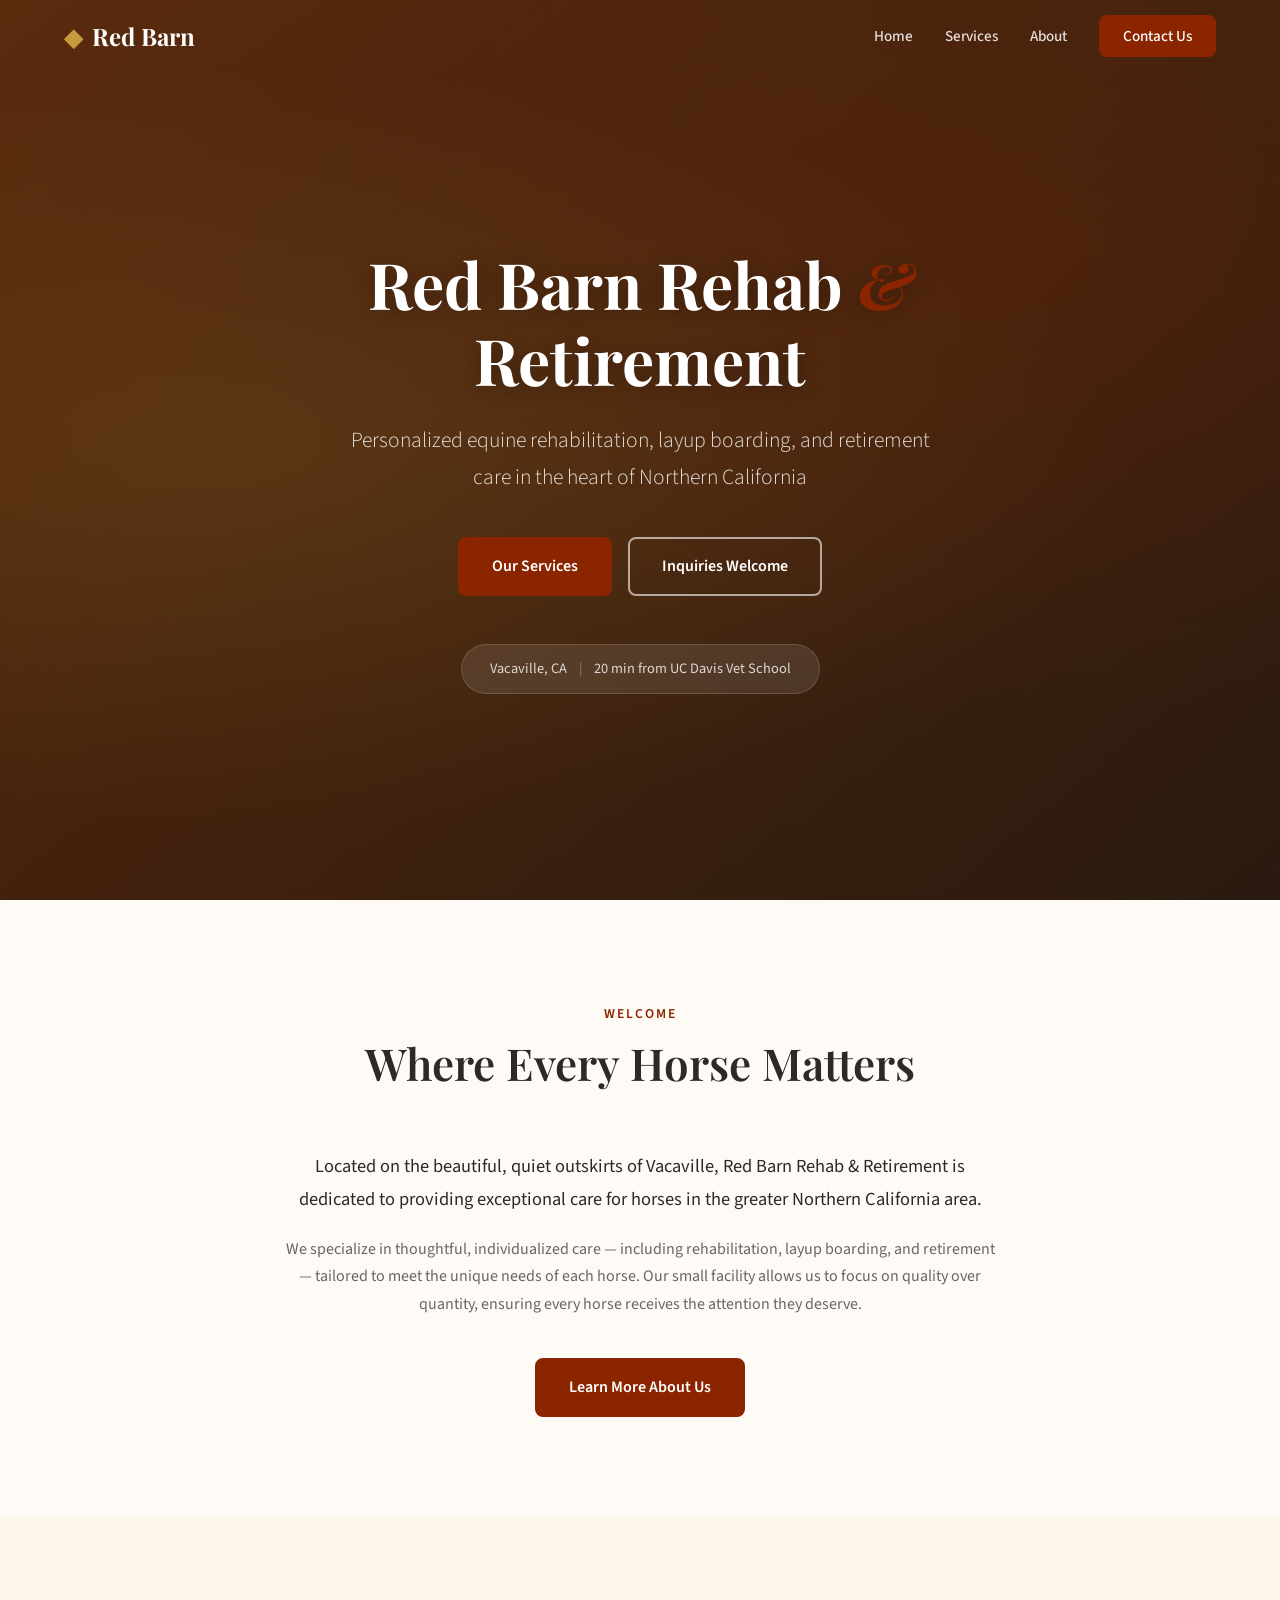
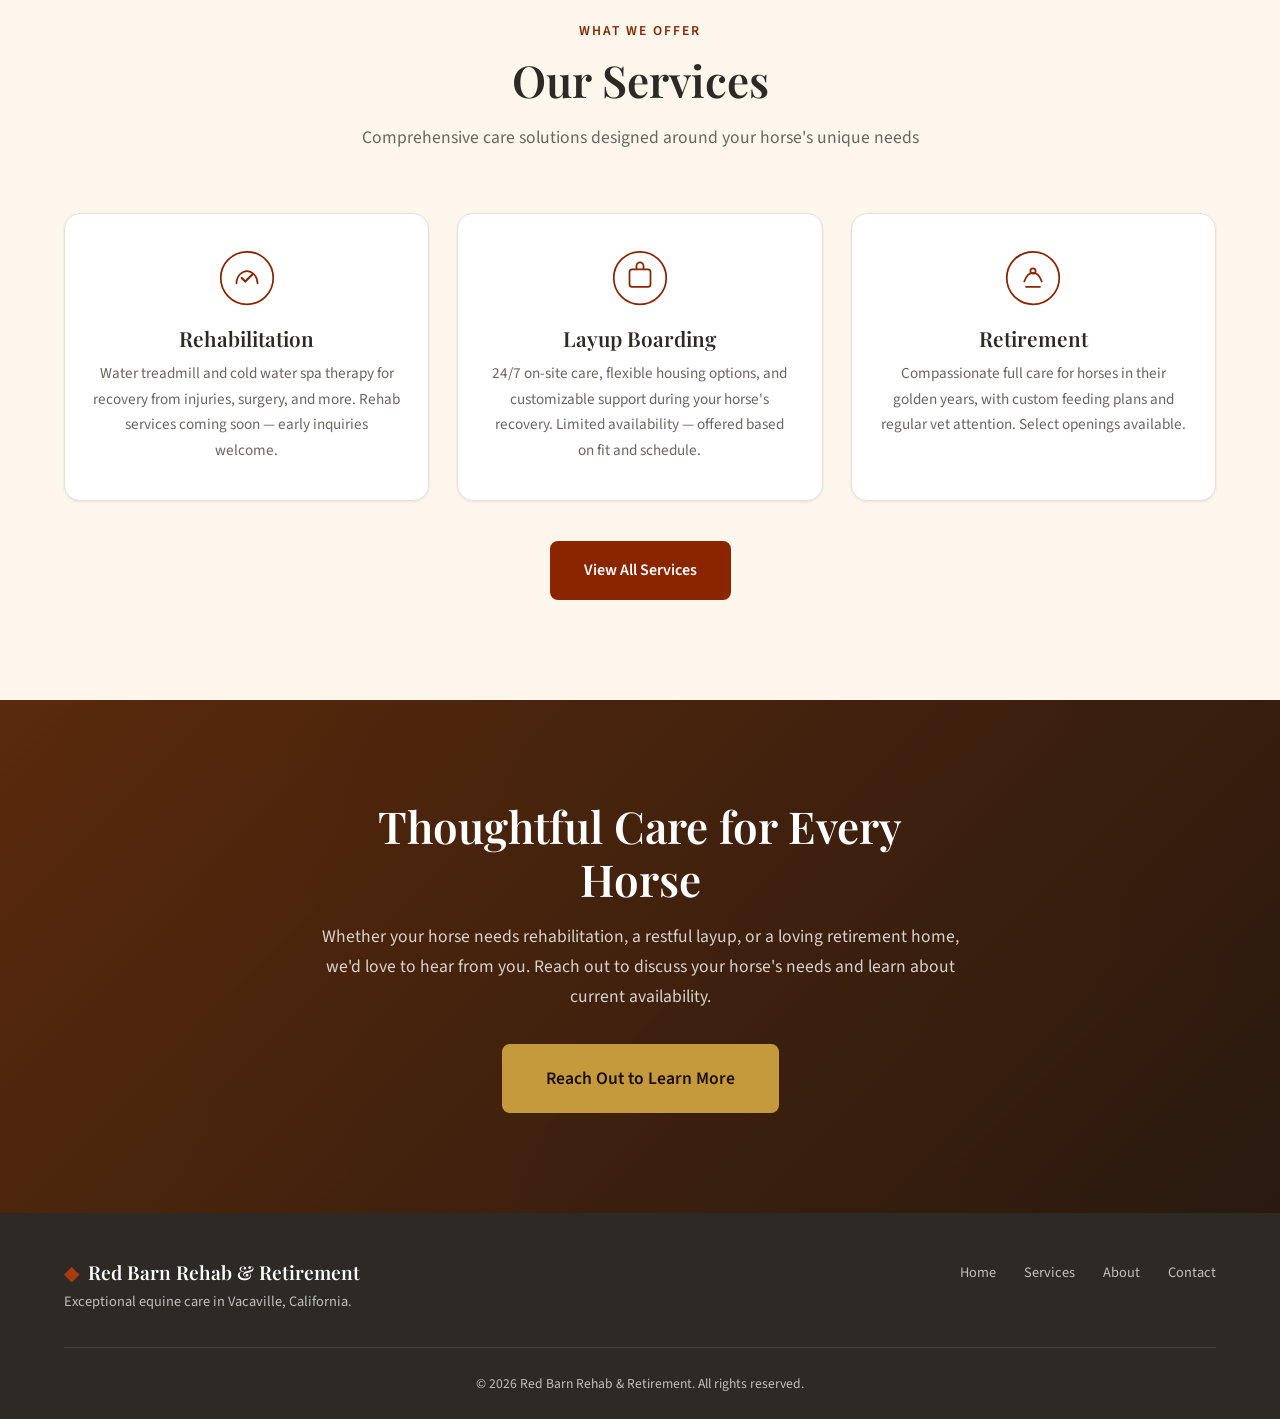
<file: index.html>
<!DOCTYPE html>
<html lang="en">
<head>
  <meta charset="UTF-8">
  <meta name="viewport" content="width=device-width, initial-scale=1.0">
  <title>Red Barn Rehab & Retirement | Equine Care in Vacaville, CA</title>
  <meta name="description" content="Personalized horse rehabilitation, layup boarding, and retirement services in Vacaville, California.">
  <link rel="preconnect" href="https://fonts.googleapis.com">
  <link rel="preconnect" href="https://fonts.gstatic.com" crossorigin>
  <link href="https://fonts.googleapis.com/css2?family=Playfair+Display:wght@400;600;700&family=Source+Sans+3:wght@300;400;500;600&display=swap" rel="stylesheet">
  <link rel="stylesheet" href="styles.css">
</head>
<body>
  <!-- Navigation -->
  <nav class="navbar" id="navbar">
    <div class="container nav-container">
      <a href="index.html" class="nav-brand">
        <span class="brand-icon">&#9670;</span> Red Barn
      </a>
      <button class="nav-toggle" id="navToggle" aria-label="Toggle navigation">
        <span></span><span></span><span></span>
      </button>
      <ul class="nav-links" id="navLinks">
        <li><a href="index.html" class="active">Home</a></li>
        <li><a href="services.html">Services</a></li>
        <li><a href="about.html">About</a></li>
        <li><a href="contact.html" class="nav-cta">Contact Us</a></li>
      </ul>
    </div>
  </nav>

  <!-- Hero Section -->
  <header class="hero" id="hero">
    <div class="hero-overlay"></div>
    <div class="container hero-content">
      <h1>Red Barn Rehab <span class="accent">&</span> Retirement</h1>
      <p class="hero-subtitle">Personalized equine rehabilitation, layup boarding, and retirement care in the heart of Northern California</p>
      <div class="hero-actions">
        <a href="services.html" class="btn btn-primary">Our Services</a>
        <a href="contact.html" class="btn btn-outline">Inquiries Welcome</a>
      </div>
      <div class="hero-badge">
        <span>Vacaville, CA</span>
        <span class="separator">|</span>
        <span>20 min from UC Davis Vet School</span>
      </div>
    </div>
  </header>

  <!-- Intro Section -->
  <section class="section about" id="intro">
    <div class="container">
      <div class="section-header">
        <span class="section-tag">Welcome</span>
        <h2>Where Every Horse Matters</h2>
      </div>
      <div class="intro-content">
        <p class="lead">Located on the beautiful, quiet outskirts of Vacaville, Red Barn Rehab & Retirement is dedicated to providing exceptional care for horses in the greater Northern California area.</p>
        <p>We specialize in thoughtful, individualized care &mdash; including rehabilitation, layup boarding, and retirement &mdash; tailored to meet the unique needs of each horse. Our small facility allows us to focus on quality over quantity, ensuring every horse receives the attention they deserve.</p>
        <a href="about.html" class="btn btn-primary" style="margin-top: 24px;">Learn More About Us</a>
      </div>
    </div>
  </section>

  <!-- Services Overview -->
  <section class="section services">
    <div class="container">
      <div class="section-header">
        <span class="section-tag">What We Offer</span>
        <h2>Our Services</h2>
        <p class="section-desc">Comprehensive care solutions designed around your horse's unique needs</p>
      </div>
      <div class="services-overview-grid">
        <div class="service-overview-card">
          <div class="service-icon">
            <svg viewBox="0 0 64 64" fill="none" xmlns="http://www.w3.org/2000/svg">
              <circle cx="32" cy="32" r="30" stroke="currentColor" stroke-width="2"/>
              <path d="M20 38c0-8 6-14 12-14s12 6 12 14" stroke="currentColor" stroke-width="2" stroke-linecap="round"/>
              <path d="M26 32l4 4 8-8" stroke="currentColor" stroke-width="2.5" stroke-linecap="round" stroke-linejoin="round"/>
            </svg>
          </div>
          <h3>Rehabilitation</h3>
          <p>Water treadmill and cold water spa therapy for recovery from injuries, surgery, and more. Rehab services coming soon &mdash; early inquiries welcome.</p>
        </div>
        <div class="service-overview-card">
          <div class="service-icon">
            <svg viewBox="0 0 64 64" fill="none" xmlns="http://www.w3.org/2000/svg">
              <circle cx="32" cy="32" r="30" stroke="currentColor" stroke-width="2"/>
              <rect x="20" y="22" width="24" height="20" rx="3" stroke="currentColor" stroke-width="2"/>
              <path d="M28 22v-4a4 4 0 018 0v4" stroke="currentColor" stroke-width="2"/>
            </svg>
          </div>
          <h3>Layup Boarding</h3>
          <p>24/7 on-site care, flexible housing options, and customizable support during your horse's recovery. Limited availability &mdash; offered based on fit and schedule.</p>
        </div>
        <div class="service-overview-card">
          <div class="service-icon">
            <svg viewBox="0 0 64 64" fill="none" xmlns="http://www.w3.org/2000/svg">
              <circle cx="32" cy="32" r="30" stroke="currentColor" stroke-width="2"/>
              <path d="M22 36c2-6 6-10 10-10s8 4 10 10" stroke="currentColor" stroke-width="2" stroke-linecap="round"/>
              <circle cx="32" cy="24" r="3" stroke="currentColor" stroke-width="2"/>
              <path d="M24 42h16" stroke="currentColor" stroke-width="2" stroke-linecap="round"/>
            </svg>
          </div>
          <h3>Retirement</h3>
          <p>Compassionate full care for horses in their golden years, with custom feeding plans and regular vet attention. Select openings available.</p>
        </div>
      </div>
      <div style="text-align: center; margin-top: 40px;">
        <a href="services.html" class="btn btn-primary">View All Services</a>
      </div>
    </div>
  </section>

  <!-- CTA Section -->
  <section class="section cta-section">
    <div class="container">
      <div class="cta-content">
        <h2>Thoughtful Care for Every Horse</h2>
        <p>Whether your horse needs rehabilitation, a restful layup, or a loving retirement home, we'd love to hear from you. Reach out to discuss your horse's needs and learn about current availability.</p>
        <a href="contact.html" class="btn btn-primary btn-lg">Reach Out to Learn More</a>
      </div>
    </div>
  </section>

  <!-- Footer -->
  <footer class="footer">
    <div class="container">
      <div class="footer-content">
        <div class="footer-brand">
          <h3><span class="brand-icon">&#9670;</span> Red Barn Rehab & Retirement</h3>
          <p>Exceptional equine care in Vacaville, California.</p>
        </div>
        <div class="footer-links">
          <a href="index.html">Home</a>
          <a href="services.html">Services</a>
          <a href="about.html">About</a>
          <a href="contact.html">Contact</a>
        </div>
      </div>
      <div class="footer-bottom">
        <p>&copy; 2026 Red Barn Rehab & Retirement. All rights reserved.</p>
      </div>
    </div>
  </footer>

  <script src="script.js"></script>
</body>
</html>
</file>
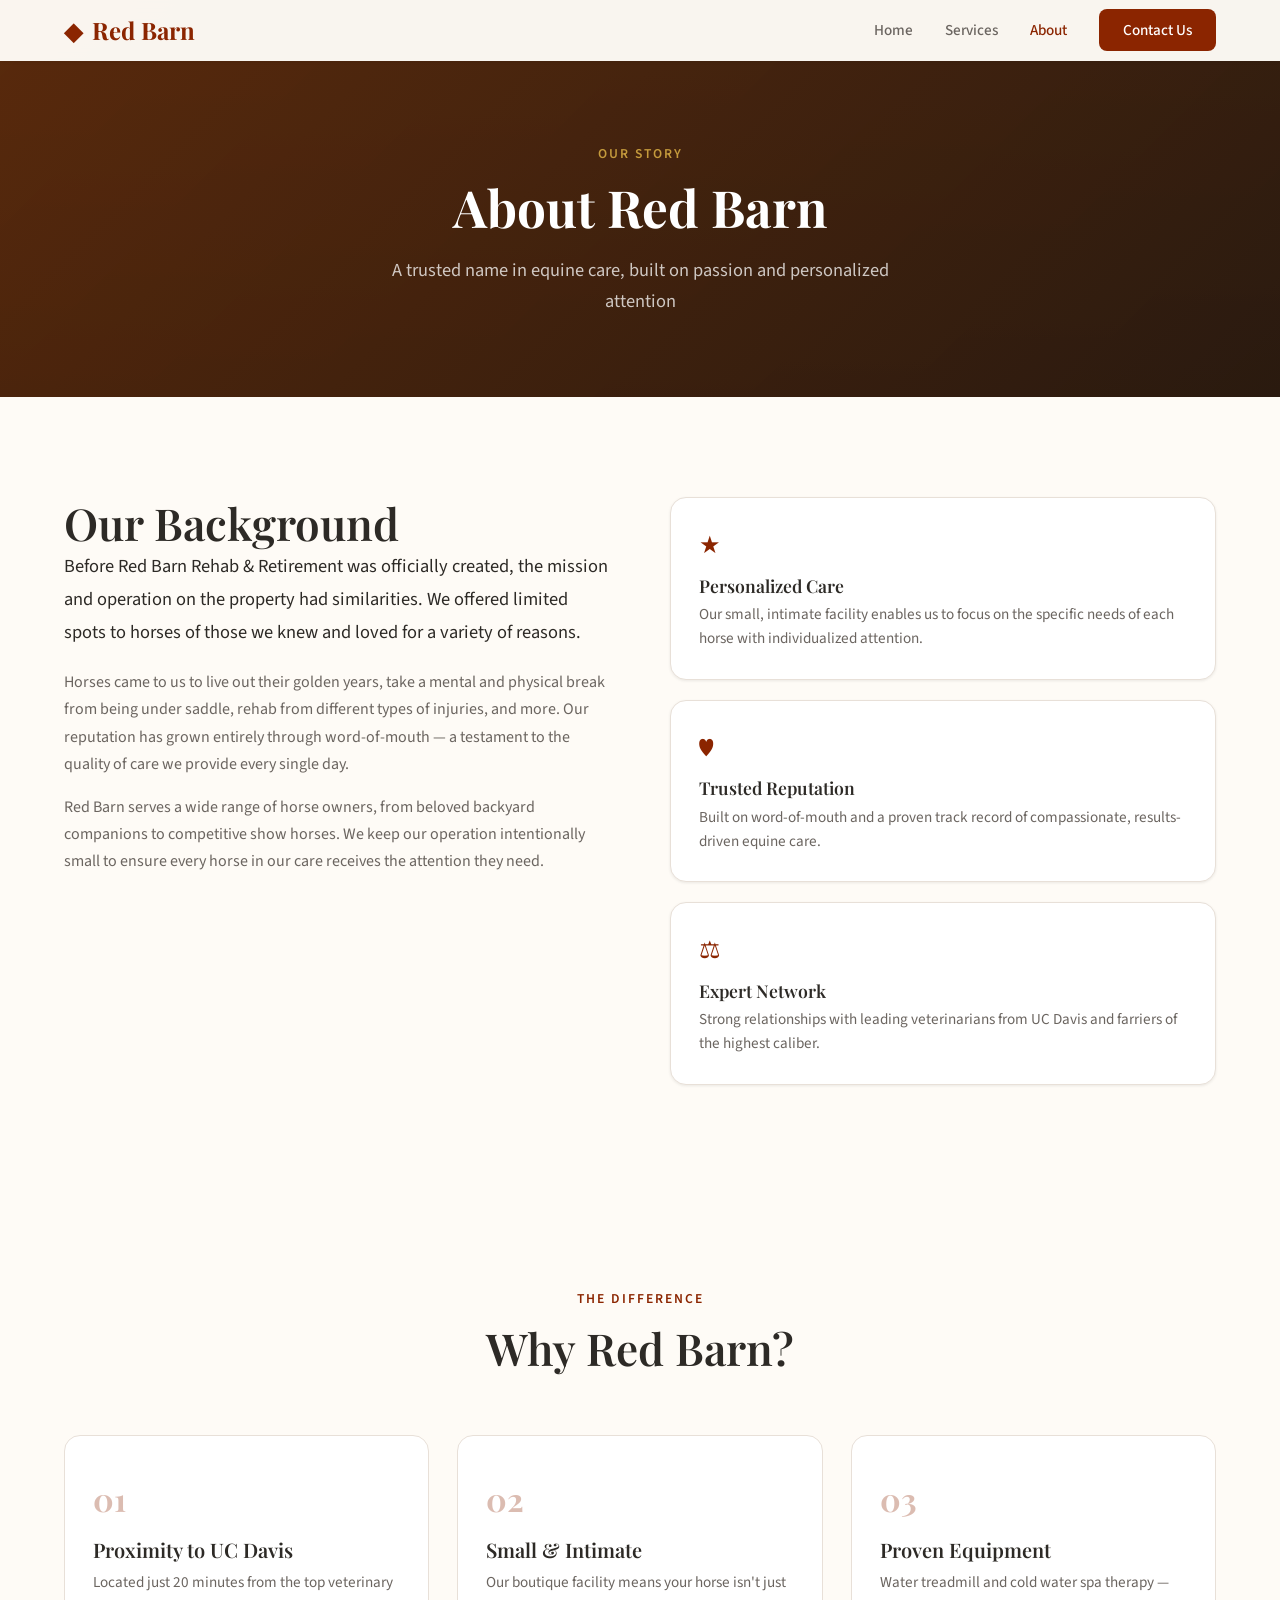
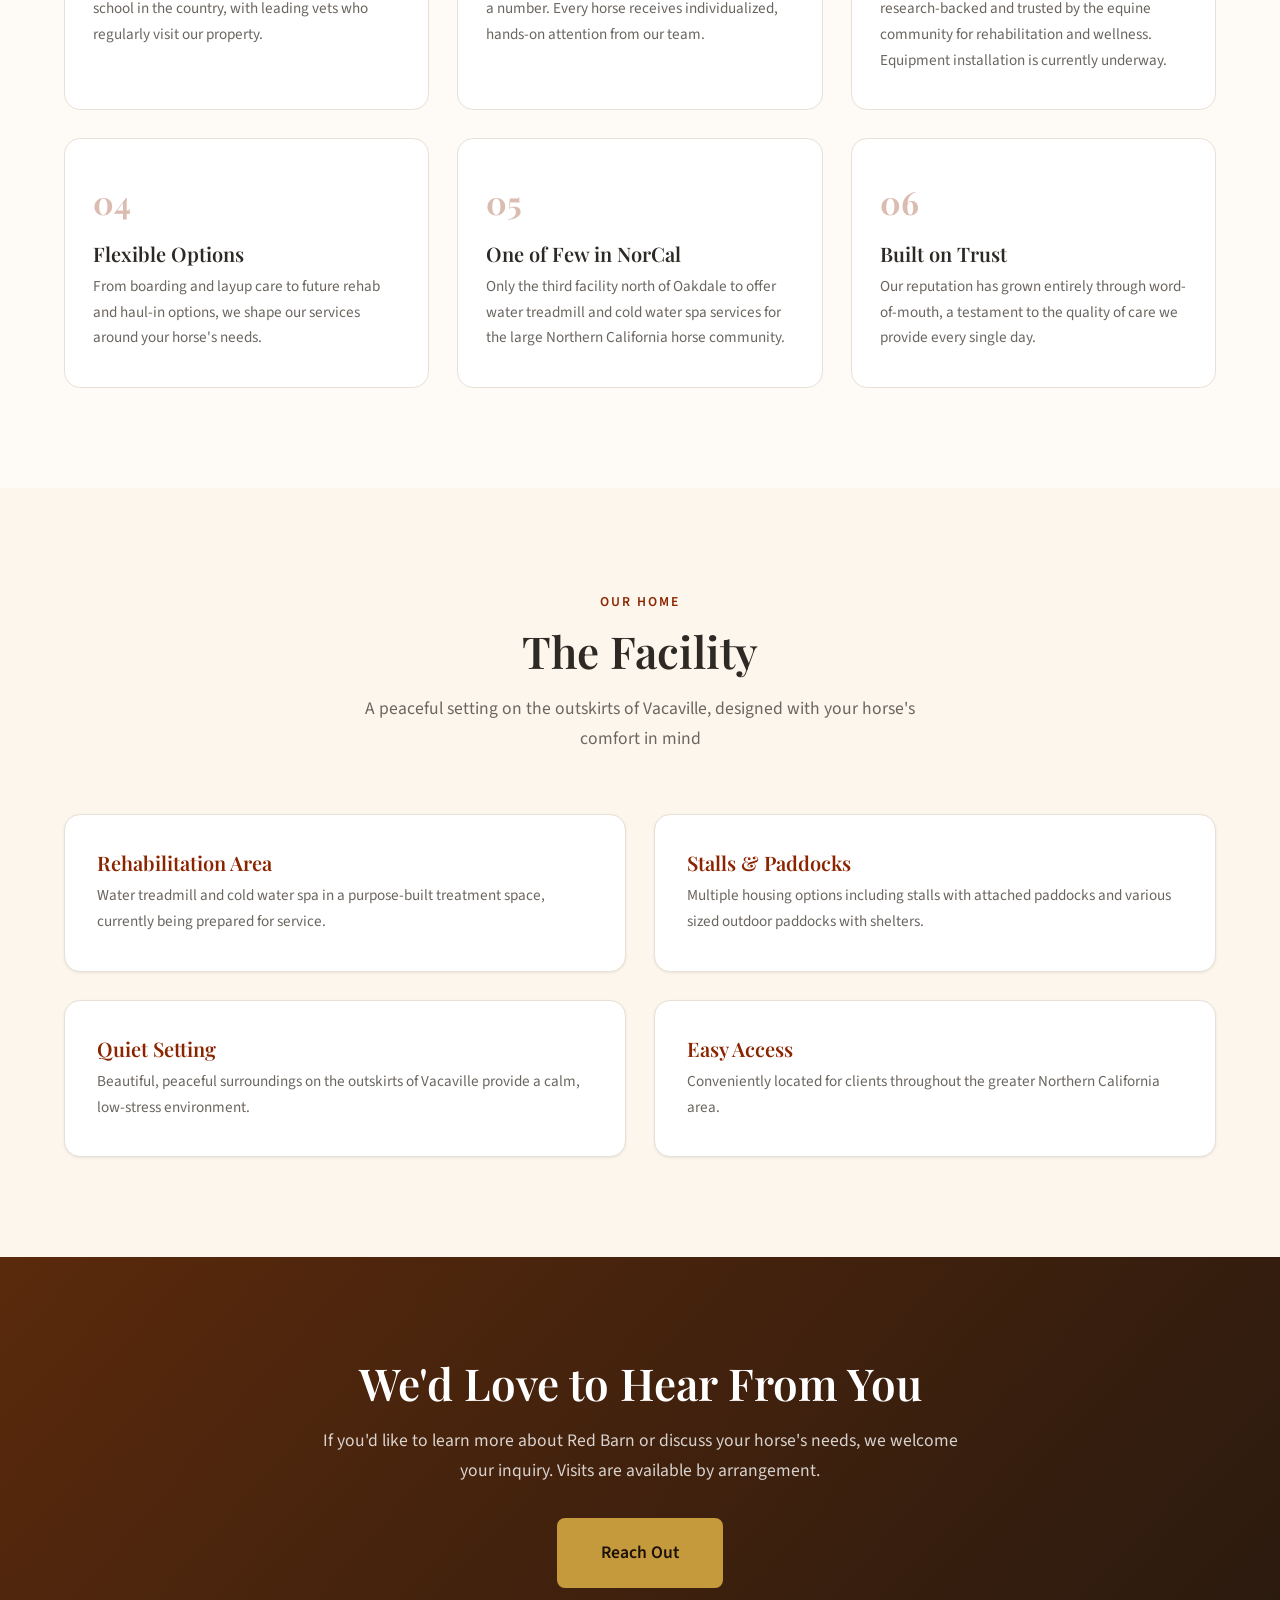
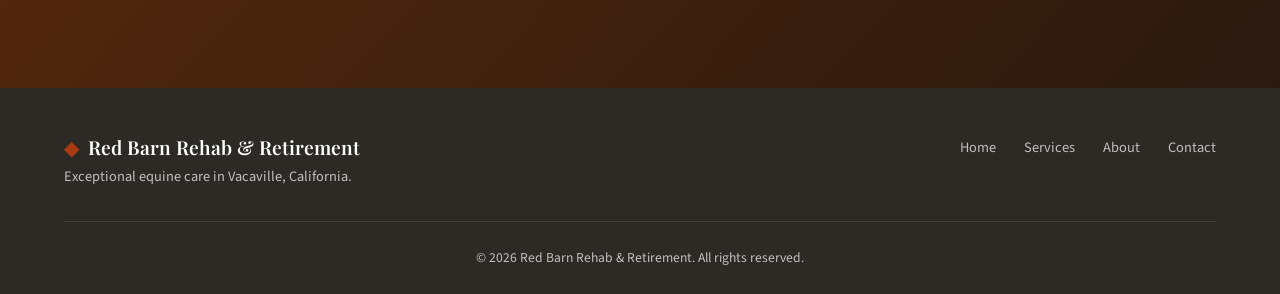
<file: about.html>
<!DOCTYPE html>
<html lang="en">
<head>
  <meta charset="UTF-8">
  <meta name="viewport" content="width=device-width, initial-scale=1.0">
  <title>About | Red Barn Rehab & Retirement</title>
  <meta name="description" content="Learn about Red Barn Rehab & Retirement, our story, our facility, and why we're a trusted choice for equine care in Northern California.">
  <link rel="preconnect" href="https://fonts.googleapis.com">
  <link rel="preconnect" href="https://fonts.gstatic.com" crossorigin>
  <link href="https://fonts.googleapis.com/css2?family=Playfair+Display:wght@400;600;700&family=Source+Sans+3:wght@300;400;500;600&display=swap" rel="stylesheet">
  <link rel="stylesheet" href="styles.css">
</head>
<body class="inner-page">
  <!-- Navigation -->
  <nav class="navbar scrolled" id="navbar">
    <div class="container nav-container">
      <a href="index.html" class="nav-brand">
        <span class="brand-icon">&#9670;</span> Red Barn
      </a>
      <button class="nav-toggle" id="navToggle" aria-label="Toggle navigation">
        <span></span><span></span><span></span>
      </button>
      <ul class="nav-links" id="navLinks">
        <li><a href="index.html">Home</a></li>
        <li><a href="services.html">Services</a></li>
        <li><a href="about.html" class="active">About</a></li>
        <li><a href="contact.html" class="nav-cta">Contact Us</a></li>
      </ul>
    </div>
  </nav>

  <!-- Page Header -->
  <header class="page-header">
    <div class="container">
      <span class="section-tag">Our Story</span>
      <h1>About Red Barn</h1>
      <p>A trusted name in equine care, built on passion and personalized attention</p>
    </div>
  </header>

  <!-- About Section -->
  <section class="section about">
    <div class="container">
      <div class="about-grid">
        <div class="about-text">
          <h2>Our Background</h2>
          <p class="lead">Before Red Barn Rehab & Retirement was officially created, the mission and operation on the property had similarities. We offered limited spots to horses of those we knew and loved for a variety of reasons.</p>
          <p>Horses came to us to live out their golden years, take a mental and physical break from being under saddle, rehab from different types of injuries, and more. Our reputation has grown entirely through word-of-mouth &mdash; a testament to the quality of care we provide every single day.</p>
          <p>Red Barn serves a wide range of horse owners, from beloved backyard companions to competitive show horses. We keep our operation intentionally small to ensure every horse in our care receives the attention they need.</p>
        </div>
        <div class="about-highlights">
          <div class="highlight-card">
            <div class="highlight-icon">&#9733;</div>
            <h3>Personalized Care</h3>
            <p>Our small, intimate facility enables us to focus on the specific needs of each horse with individualized attention.</p>
          </div>
          <div class="highlight-card">
            <div class="highlight-icon">&#9829;</div>
            <h3>Trusted Reputation</h3>
            <p>Built on word-of-mouth and a proven track record of compassionate, results-driven equine care.</p>
          </div>
          <div class="highlight-card">
            <div class="highlight-icon">&#9878;</div>
            <h3>Expert Network</h3>
            <p>Strong relationships with leading veterinarians from UC Davis and farriers of the highest caliber.</p>
          </div>
        </div>
      </div>
    </div>
  </section>

  <!-- Why Us Section -->
  <section class="section why-us">
    <div class="container">
      <div class="section-header">
        <span class="section-tag">The Difference</span>
        <h2>Why Red Barn?</h2>
      </div>
      <div class="why-grid">
        <div class="why-card">
          <div class="why-number">01</div>
          <h3>Proximity to UC Davis</h3>
          <p>Located just 20 minutes from the top veterinary school in the country, with leading vets who regularly visit our property.</p>
        </div>
        <div class="why-card">
          <div class="why-number">02</div>
          <h3>Small & Intimate</h3>
          <p>Our boutique facility means your horse isn't just a number. Every horse receives individualized, hands-on attention from our team.</p>
        </div>
        <div class="why-card">
          <div class="why-number">03</div>
          <h3>Proven Equipment</h3>
          <p>Water treadmill and cold water spa therapy &mdash; research-backed and trusted by the equine community for rehabilitation and wellness. Equipment installation is currently underway.</p>
        </div>
        <div class="why-card">
          <div class="why-number">04</div>
          <h3>Flexible Options</h3>
          <p>From boarding and layup care to future rehab and haul-in options, we shape our services around your horse's needs.</p>
        </div>
        <div class="why-card">
          <div class="why-number">05</div>
          <h3>One of Few in NorCal</h3>
          <p>Only the third facility north of Oakdale to offer water treadmill and cold water spa services for the large Northern California horse community.</p>
        </div>
        <div class="why-card">
          <div class="why-number">06</div>
          <h3>Built on Trust</h3>
          <p>Our reputation has grown entirely through word-of-mouth, a testament to the quality of care we provide every single day.</p>
        </div>
      </div>
    </div>
  </section>

  <!-- Facility Section -->
  <section class="section facility">
    <div class="container">
      <div class="section-header">
        <span class="section-tag">Our Home</span>
        <h2>The Facility</h2>
        <p class="section-desc">A peaceful setting on the outskirts of Vacaville, designed with your horse's comfort in mind</p>
      </div>
      <div class="facility-features">
        <div class="facility-item">
          <h3>Rehabilitation Area</h3>
          <p>Water treadmill and cold water spa in a purpose-built treatment space, currently being prepared for service.</p>
        </div>
        <div class="facility-item">
          <h3>Stalls & Paddocks</h3>
          <p>Multiple housing options including stalls with attached paddocks and various sized outdoor paddocks with shelters.</p>
        </div>
        <div class="facility-item">
          <h3>Quiet Setting</h3>
          <p>Beautiful, peaceful surroundings on the outskirts of Vacaville provide a calm, low-stress environment.</p>
        </div>
        <div class="facility-item">
          <h3>Easy Access</h3>
          <p>Conveniently located for clients throughout the greater Northern California area.</p>
        </div>
      </div>
    </div>
  </section>

  <!-- CTA Section -->
  <section class="section cta-section">
    <div class="container">
      <div class="cta-content">
        <h2>We'd Love to Hear From You</h2>
        <p>If you'd like to learn more about Red Barn or discuss your horse's needs, we welcome your inquiry. Visits are available by arrangement.</p>
        <a href="contact.html" class="btn btn-primary btn-lg">Reach Out</a>
      </div>
    </div>
  </section>

  <!-- Footer -->
  <footer class="footer">
    <div class="container">
      <div class="footer-content">
        <div class="footer-brand">
          <h3><span class="brand-icon">&#9670;</span> Red Barn Rehab & Retirement</h3>
          <p>Exceptional equine care in Vacaville, California.</p>
        </div>
        <div class="footer-links">
          <a href="index.html">Home</a>
          <a href="services.html">Services</a>
          <a href="about.html">About</a>
          <a href="contact.html">Contact</a>
        </div>
      </div>
      <div class="footer-bottom">
        <p>&copy; 2026 Red Barn Rehab & Retirement. All rights reserved.</p>
      </div>
    </div>
  </footer>

  <script src="script.js"></script>
</body>
</html>
</file>
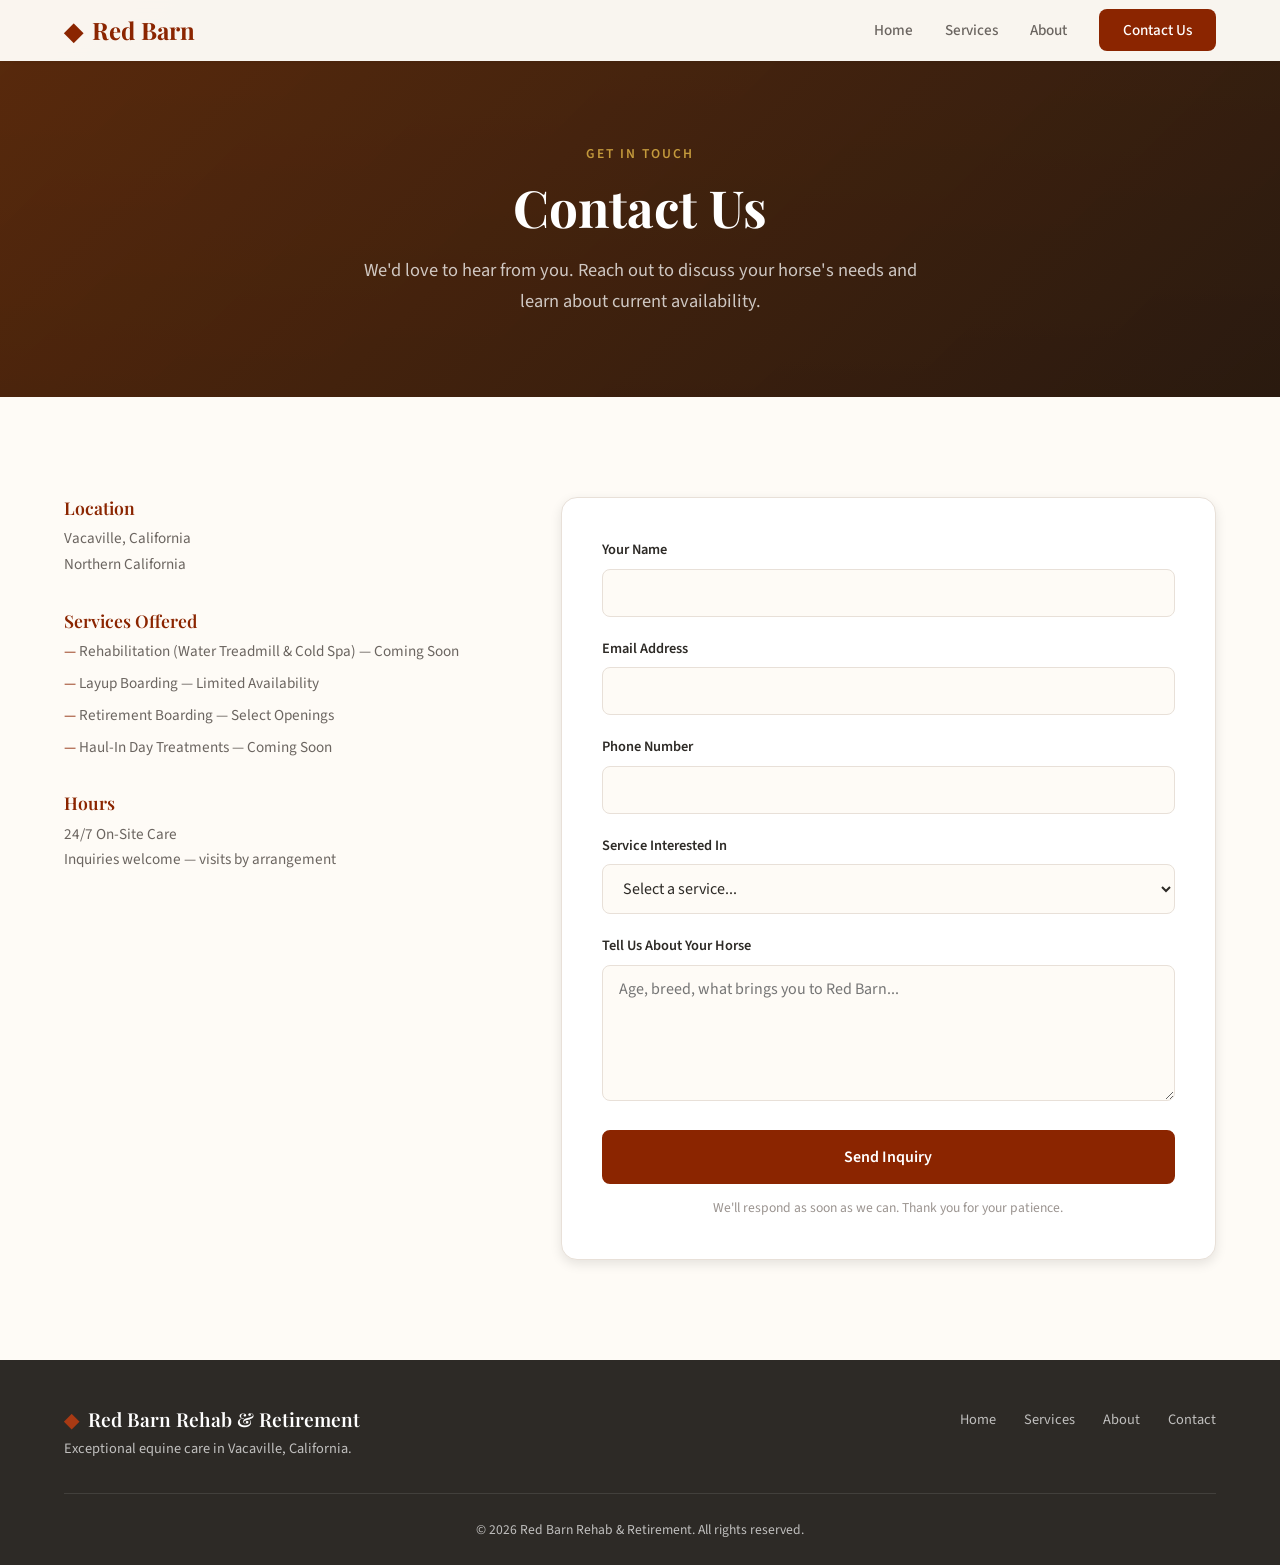
<file: contact.html>
<!DOCTYPE html>
<html lang="en">
<head>
  <meta charset="UTF-8">
  <meta name="viewport" content="width=device-width, initial-scale=1.0">
  <title>Contact | Red Barn Rehab & Retirement</title>
  <meta name="description" content="Contact Red Barn Rehab & Retirement to learn more about our equine rehabilitation, layup, and retirement services in Vacaville, CA.">
  <link rel="preconnect" href="https://fonts.googleapis.com">
  <link rel="preconnect" href="https://fonts.gstatic.com" crossorigin>
  <link href="https://fonts.googleapis.com/css2?family=Playfair+Display:wght@400;600;700&family=Source+Sans+3:wght@300;400;500;600&display=swap" rel="stylesheet">
  <link rel="stylesheet" href="styles.css">
</head>
<body class="inner-page">
  <!-- Navigation -->
  <nav class="navbar scrolled" id="navbar">
    <div class="container nav-container">
      <a href="index.html" class="nav-brand">
        <span class="brand-icon">&#9670;</span> Red Barn
      </a>
      <button class="nav-toggle" id="navToggle" aria-label="Toggle navigation">
        <span></span><span></span><span></span>
      </button>
      <ul class="nav-links" id="navLinks">
        <li><a href="index.html">Home</a></li>
        <li><a href="services.html">Services</a></li>
        <li><a href="about.html">About</a></li>
        <li><a href="contact.html" class="nav-cta active">Contact Us</a></li>
      </ul>
    </div>
  </nav>

  <!-- Page Header -->
  <header class="page-header">
    <div class="container">
      <span class="section-tag">Get in Touch</span>
      <h1>Contact Us</h1>
      <p>We'd love to hear from you. Reach out to discuss your horse's needs and learn about current availability.</p>
    </div>
  </header>

  <!-- Contact Section -->
  <section class="section contact">
    <div class="container">
      <div class="contact-grid">
        <div class="contact-info">
          <div class="contact-item">
            <h3>Location</h3>
            <p>Vacaville, California<br>Northern California</p>
          </div>
          <div class="contact-item">
            <h3>Services Offered</h3>
            <ul>
              <li>Rehabilitation (Water Treadmill & Cold Spa) &mdash; Coming Soon</li>
              <li>Layup Boarding &mdash; Limited Availability</li>
              <li>Retirement Boarding &mdash; Select Openings</li>
              <li>Haul-In Day Treatments &mdash; Coming Soon</li>
            </ul>
          </div>
          <div class="contact-item">
            <h3>Hours</h3>
            <p>24/7 On-Site Care<br>Inquiries welcome &mdash; visits by arrangement</p>
          </div>
        </div>
        <form class="contact-form" id="contactForm" name="contactForm" method="POST" data-netlify="true" netlify-honeypot="bot-field">
          <input type="hidden" name="form-name" value="contactForm">
          <p hidden>
            <label>Don't fill this out if you're human: <input name="bot-field"></label>
          </p>
          <div class="form-group">
            <label for="name">Your Name</label>
            <input type="text" id="name" name="name" required>
          </div>
          <div class="form-group">
            <label for="email">Email Address</label>
            <input type="email" id="email" name="email" required>
          </div>
          <div class="form-group">
            <label for="phone">Phone Number</label>
            <input type="tel" id="phone" name="phone">
          </div>
          <div class="form-group">
            <label for="service">Service Interested In</label>
            <select id="service" name="service">
              <option value="">Select a service...</option>
              <option value="rehab">Rehabilitation</option>
              <option value="layup">Layup Boarding</option>
              <option value="retirement">Retirement</option>
              <option value="haulin">Haul-In Day Treatment</option>
              <option value="other">Other / General Inquiry</option>
            </select>
          </div>
          <div class="form-group">
            <label for="message">Tell Us About Your Horse</label>
            <textarea id="message" name="message" rows="5" placeholder="Age, breed, what brings you to Red Barn..."></textarea>
          </div>
          <button type="submit" class="btn btn-primary btn-full">Send Inquiry</button>
          <p class="form-note">We'll respond as soon as we can. Thank you for your patience.</p>
        </form>
      </div>
    </div>
  </section>

  <!-- Footer -->
  <footer class="footer">
    <div class="container">
      <div class="footer-content">
        <div class="footer-brand">
          <h3><span class="brand-icon">&#9670;</span> Red Barn Rehab & Retirement</h3>
          <p>Exceptional equine care in Vacaville, California.</p>
        </div>
        <div class="footer-links">
          <a href="index.html">Home</a>
          <a href="services.html">Services</a>
          <a href="about.html">About</a>
          <a href="contact.html">Contact</a>
        </div>
      </div>
      <div class="footer-bottom">
        <p>&copy; 2026 Red Barn Rehab & Retirement. All rights reserved.</p>
      </div>
    </div>
  </footer>

  <script src="script.js"></script>
</body>
</html>
</file>
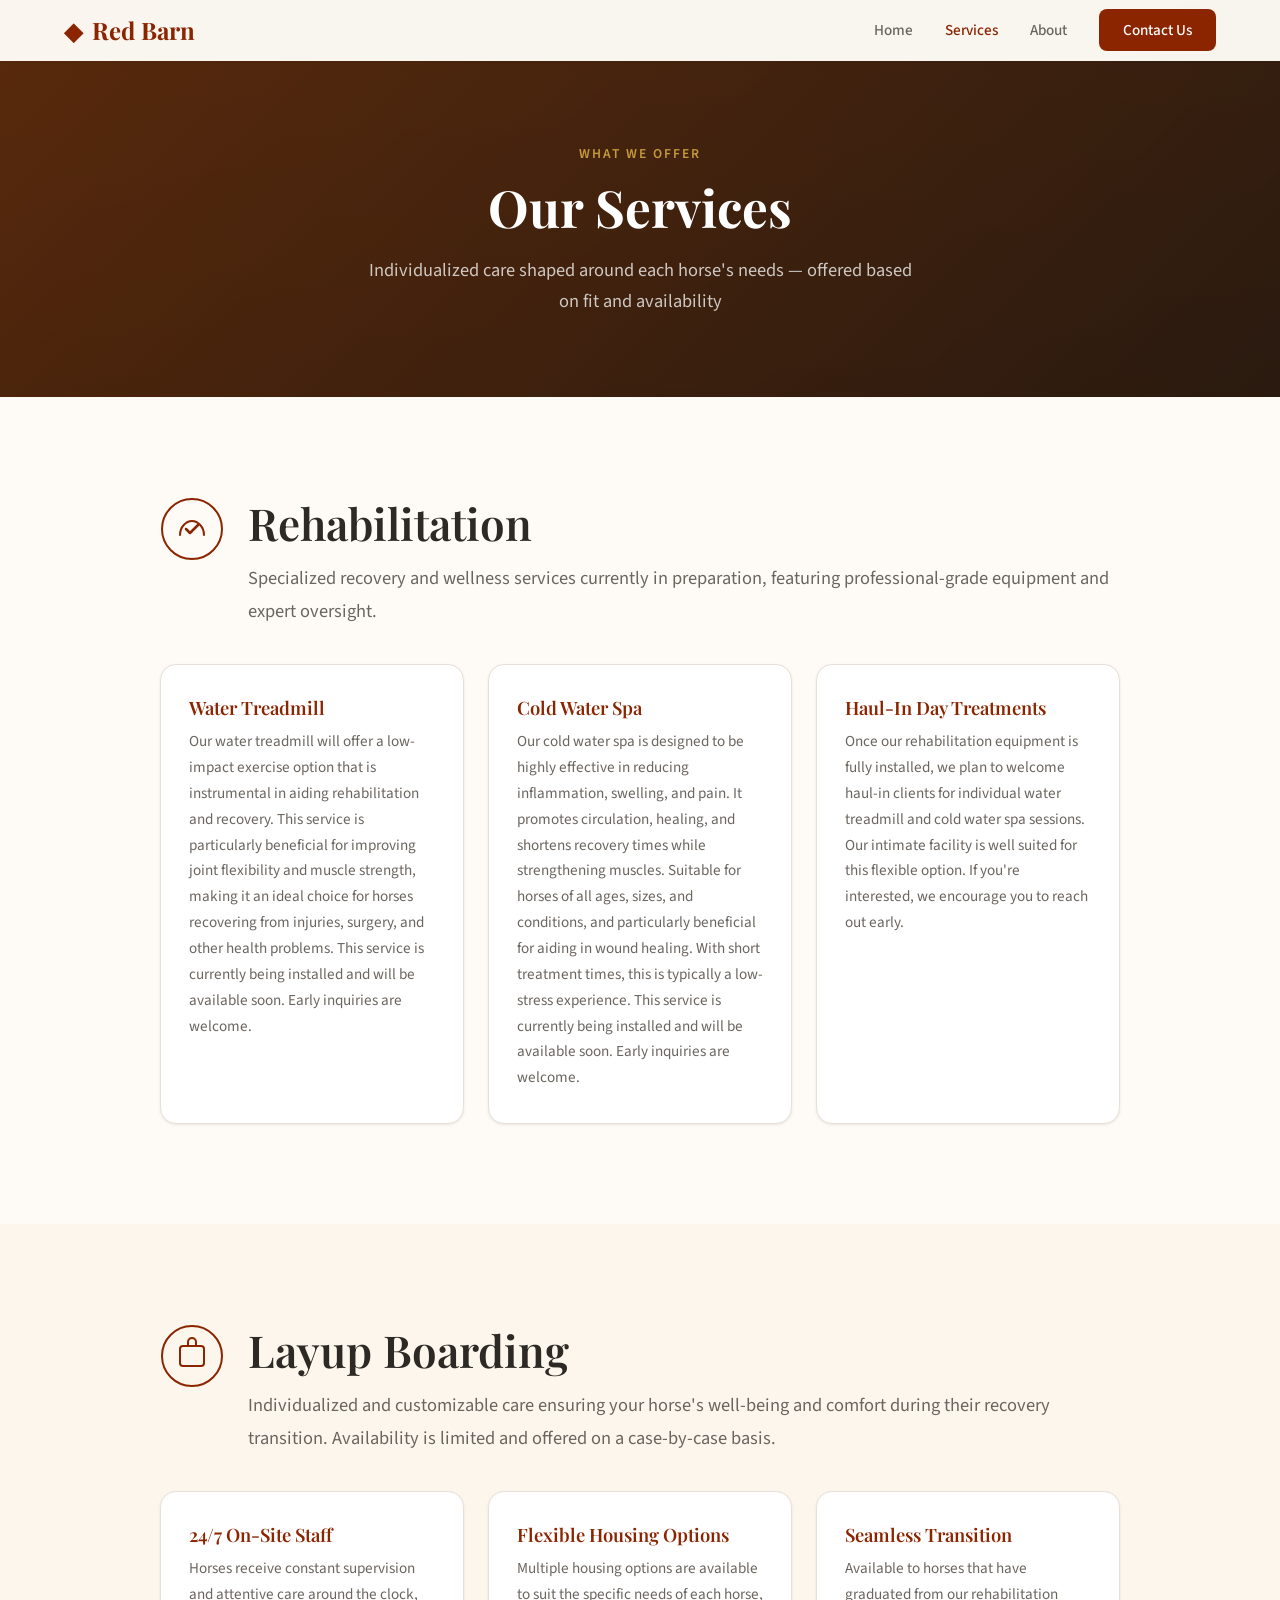
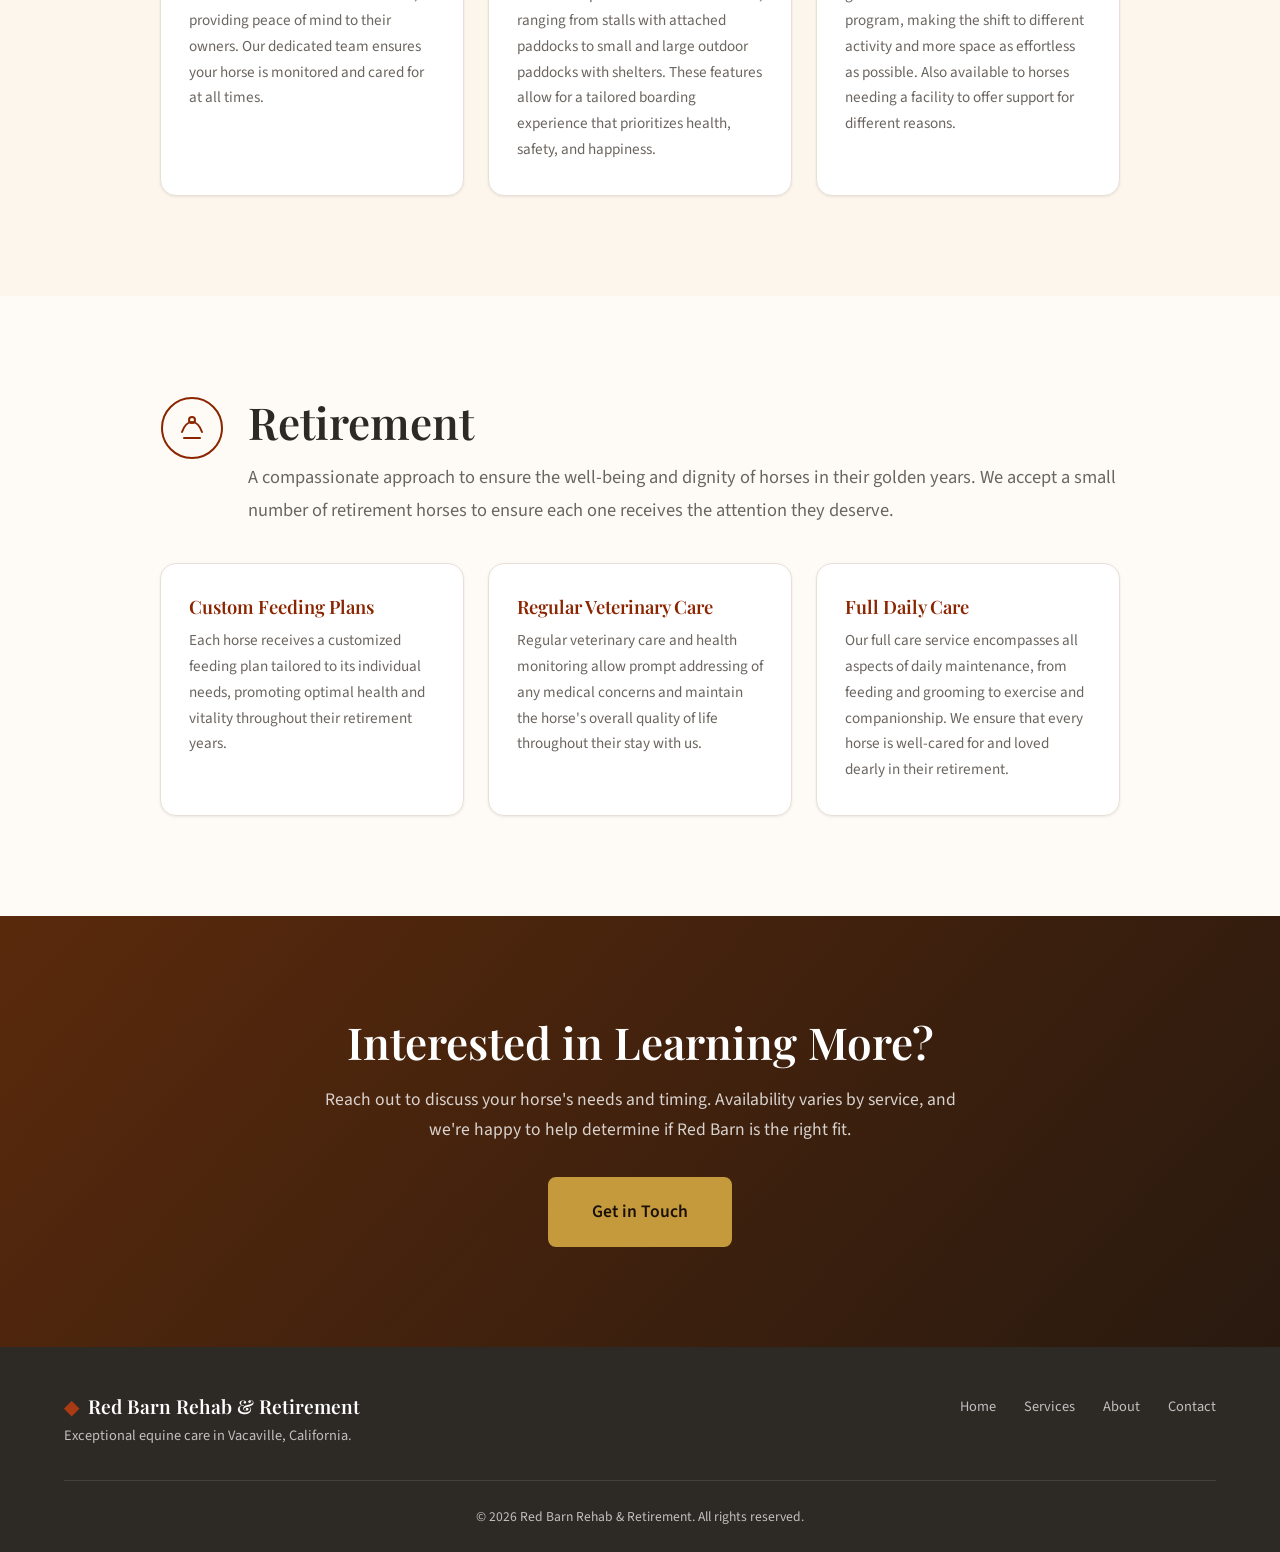
<file: services.html>
<!DOCTYPE html>
<html lang="en">
<head>
  <meta charset="UTF-8">
  <meta name="viewport" content="width=device-width, initial-scale=1.0">
  <title>Services | Red Barn Rehab & Retirement</title>
  <meta name="description" content="Equine rehabilitation, layup boarding, and retirement services. Water treadmill, cold water spa, and haul-in day treatments in Vacaville, CA.">
  <link rel="preconnect" href="https://fonts.googleapis.com">
  <link rel="preconnect" href="https://fonts.gstatic.com" crossorigin>
  <link href="https://fonts.googleapis.com/css2?family=Playfair+Display:wght@400;600;700&family=Source+Sans+3:wght@300;400;500;600&display=swap" rel="stylesheet">
  <link rel="stylesheet" href="styles.css">
</head>
<body class="inner-page">
  <!-- Navigation -->
  <nav class="navbar scrolled" id="navbar">
    <div class="container nav-container">
      <a href="index.html" class="nav-brand">
        <span class="brand-icon">&#9670;</span> Red Barn
      </a>
      <button class="nav-toggle" id="navToggle" aria-label="Toggle navigation">
        <span></span><span></span><span></span>
      </button>
      <ul class="nav-links" id="navLinks">
        <li><a href="index.html">Home</a></li>
        <li><a href="services.html" class="active">Services</a></li>
        <li><a href="about.html">About</a></li>
        <li><a href="contact.html" class="nav-cta">Contact Us</a></li>
      </ul>
    </div>
  </nav>

  <!-- Page Header -->
  <header class="page-header">
    <div class="container">
      <span class="section-tag">What We Offer</span>
      <h1>Our Services</h1>
      <p>Individualized care shaped around each horse's needs &mdash; offered based on fit and availability</p>
    </div>
  </header>

  <!-- Rehabilitation -->
  <section class="section" id="rehabilitation">
    <div class="container">
      <div class="service-detail">
        <div class="service-detail-header">
          <div class="service-icon">
            <svg viewBox="0 0 64 64" fill="none" xmlns="http://www.w3.org/2000/svg">
              <circle cx="32" cy="32" r="30" stroke="currentColor" stroke-width="2"/>
              <path d="M20 38c0-8 6-14 12-14s12 6 12 14" stroke="currentColor" stroke-width="2" stroke-linecap="round"/>
              <path d="M26 32l4 4 8-8" stroke="currentColor" stroke-width="2.5" stroke-linecap="round" stroke-linejoin="round"/>
            </svg>
          </div>
          <div>
            <h2>Rehabilitation</h2>
            <p class="lead">Specialized recovery and wellness services currently in preparation, featuring professional-grade equipment and expert oversight.</p>
          </div>
        </div>
        <div class="service-detail-grid">
          <div class="service-detail-card">
            <h3>Water Treadmill</h3>
            <p>Our water treadmill will offer a low-impact exercise option that is instrumental in aiding rehabilitation and recovery. This service is particularly beneficial for improving joint flexibility and muscle strength, making it an ideal choice for horses recovering from injuries, surgery, and other health problems. This service is currently being installed and will be available soon. Early inquiries are welcome.</p>
          </div>
          <div class="service-detail-card">
            <h3>Cold Water Spa</h3>
            <p>Our cold water spa is designed to be highly effective in reducing inflammation, swelling, and pain. It promotes circulation, healing, and shortens recovery times while strengthening muscles. Suitable for horses of all ages, sizes, and conditions, and particularly beneficial for aiding in wound healing. With short treatment times, this is typically a low-stress experience. This service is currently being installed and will be available soon. Early inquiries are welcome.</p>
          </div>
          <div class="service-detail-card">
            <h3>Haul-In Day Treatments</h3>
            <p>Once our rehabilitation equipment is fully installed, we plan to welcome haul-in clients for individual water treadmill and cold water spa sessions. Our intimate facility is well suited for this flexible option. If you're interested, we encourage you to reach out early.</p>
          </div>
        </div>
      </div>
    </div>
  </section>

  <!-- Layup -->
  <section class="section services" id="layup">
    <div class="container">
      <div class="service-detail">
        <div class="service-detail-header">
          <div class="service-icon">
            <svg viewBox="0 0 64 64" fill="none" xmlns="http://www.w3.org/2000/svg">
              <circle cx="32" cy="32" r="30" stroke="currentColor" stroke-width="2"/>
              <rect x="20" y="22" width="24" height="20" rx="3" stroke="currentColor" stroke-width="2"/>
              <path d="M28 22v-4a4 4 0 018 0v4" stroke="currentColor" stroke-width="2"/>
            </svg>
          </div>
          <div>
            <h2>Layup Boarding</h2>
            <p class="lead">Individualized and customizable care ensuring your horse's well-being and comfort during their recovery transition. Availability is limited and offered on a case-by-case basis.</p>
          </div>
        </div>
        <div class="service-detail-grid">
          <div class="service-detail-card">
            <h3>24/7 On-Site Staff</h3>
            <p>Horses receive constant supervision and attentive care around the clock, providing peace of mind to their owners. Our dedicated team ensures your horse is monitored and cared for at all times.</p>
          </div>
          <div class="service-detail-card">
            <h3>Flexible Housing Options</h3>
            <p>Multiple housing options are available to suit the specific needs of each horse, ranging from stalls with attached paddocks to small and large outdoor paddocks with shelters. These features allow for a tailored boarding experience that prioritizes health, safety, and happiness.</p>
          </div>
          <div class="service-detail-card">
            <h3>Seamless Transition</h3>
            <p>Available to horses that have graduated from our rehabilitation program, making the shift to different activity and more space as effortless as possible. Also available to horses needing a facility to offer support for different reasons.</p>
          </div>
        </div>
      </div>
    </div>
  </section>

  <!-- Retirement -->
  <section class="section" id="retirement">
    <div class="container">
      <div class="service-detail">
        <div class="service-detail-header">
          <div class="service-icon">
            <svg viewBox="0 0 64 64" fill="none" xmlns="http://www.w3.org/2000/svg">
              <circle cx="32" cy="32" r="30" stroke="currentColor" stroke-width="2"/>
              <path d="M22 36c2-6 6-10 10-10s8 4 10 10" stroke="currentColor" stroke-width="2" stroke-linecap="round"/>
              <circle cx="32" cy="24" r="3" stroke="currentColor" stroke-width="2"/>
              <path d="M24 42h16" stroke="currentColor" stroke-width="2" stroke-linecap="round"/>
            </svg>
          </div>
          <div>
            <h2>Retirement</h2>
            <p class="lead">A compassionate approach to ensure the well-being and dignity of horses in their golden years. We accept a small number of retirement horses to ensure each one receives the attention they deserve.</p>
          </div>
        </div>
        <div class="service-detail-grid">
          <div class="service-detail-card">
            <h3>Custom Feeding Plans</h3>
            <p>Each horse receives a customized feeding plan tailored to its individual needs, promoting optimal health and vitality throughout their retirement years.</p>
          </div>
          <div class="service-detail-card">
            <h3>Regular Veterinary Care</h3>
            <p>Regular veterinary care and health monitoring allow prompt addressing of any medical concerns and maintain the horse's overall quality of life throughout their stay with us.</p>
          </div>
          <div class="service-detail-card">
            <h3>Full Daily Care</h3>
            <p>Our full care service encompasses all aspects of daily maintenance, from feeding and grooming to exercise and companionship. We ensure that every horse is well-cared for and loved dearly in their retirement.</p>
          </div>
        </div>
      </div>
    </div>
  </section>

  <!-- CTA Section -->
  <section class="section cta-section">
    <div class="container">
      <div class="cta-content">
        <h2>Interested in Learning More?</h2>
        <p>Reach out to discuss your horse's needs and timing. Availability varies by service, and we're happy to help determine if Red Barn is the right fit.</p>
        <a href="contact.html" class="btn btn-primary btn-lg">Get in Touch</a>
      </div>
    </div>
  </section>

  <!-- Footer -->
  <footer class="footer">
    <div class="container">
      <div class="footer-content">
        <div class="footer-brand">
          <h3><span class="brand-icon">&#9670;</span> Red Barn Rehab & Retirement</h3>
          <p>Exceptional equine care in Vacaville, California.</p>
        </div>
        <div class="footer-links">
          <a href="index.html">Home</a>
          <a href="services.html">Services</a>
          <a href="about.html">About</a>
          <a href="contact.html">Contact</a>
        </div>
      </div>
      <div class="footer-bottom">
        <p>&copy; 2026 Red Barn Rehab & Retirement. All rights reserved.</p>
      </div>
    </div>
  </footer>

  <script src="script.js"></script>
</body>
</html>
</file>
<file: styles.css>
/* ===== CSS Variables ===== */
:root {
  --color-barn: #8B2500;
  --color-barn-dark: #6B1D00;
  --color-barn-light: #A83A14;
  --color-cream: #FDF6EC;
  --color-warm-white: #FEFBF6;
  --color-sage: #5C7A56;
  --color-sage-light: #7A9E72;
  --color-earth: #6B5B4F;
  --color-gold: #C49A3C;
  --color-text: #2D2A26;
  --color-text-light: #6B6560;
  --color-text-muted: #9B9490;
  --color-border: #E8E0D8;
  --font-heading: 'Playfair Display', Georgia, serif;
  --font-body: 'Source Sans 3', 'Segoe UI', sans-serif;
  --shadow-sm: 0 1px 3px rgba(0,0,0,0.08);
  --shadow-md: 0 4px 12px rgba(0,0,0,0.1);
  --shadow-lg: 0 8px 30px rgba(0,0,0,0.12);
  --radius: 8px;
  --radius-lg: 16px;
}

/* ===== Reset & Base ===== */
*, *::before, *::after {
  margin: 0;
  padding: 0;
  box-sizing: border-box;
}

html {
  scroll-behavior: smooth;
  scroll-padding-top: 80px;
}

body {
  font-family: var(--font-body);
  font-size: 16px;
  line-height: 1.7;
  color: var(--color-text);
  background: var(--color-warm-white);
  -webkit-font-smoothing: antialiased;
}

img {
  max-width: 100%;
  display: block;
}

a {
  color: inherit;
  text-decoration: none;
}

ul {
  list-style: none;
}

.container {
  max-width: 1200px;
  margin: 0 auto;
  padding: 0 24px;
}

/* ===== Typography ===== */
h1, h2, h3 {
  font-family: var(--font-heading);
  line-height: 1.2;
}

h1 { font-size: clamp(2.5rem, 5vw, 4rem); font-weight: 700; }
h2 { font-size: clamp(2rem, 3.5vw, 2.75rem); font-weight: 600; }
h3 { font-size: 1.25rem; font-weight: 600; }

.accent {
  color: var(--color-barn);
  font-style: italic;
}

.lead {
  font-size: 1.15rem;
  font-weight: 400;
  color: var(--color-text);
  line-height: 1.8;
}

/* ===== Buttons ===== */
.btn {
  display: inline-block;
  padding: 14px 32px;
  font-family: var(--font-body);
  font-size: 1rem;
  font-weight: 600;
  border-radius: var(--radius);
  cursor: pointer;
  transition: all 0.3s ease;
  border: 2px solid transparent;
  text-align: center;
}

.btn-primary {
  background: var(--color-barn);
  color: #fff;
  border-color: var(--color-barn);
}

.btn-primary:hover {
  background: var(--color-barn-dark);
  border-color: var(--color-barn-dark);
  transform: translateY(-2px);
  box-shadow: var(--shadow-md);
}

.btn-outline {
  background: transparent;
  color: #fff;
  border-color: rgba(255,255,255,0.6);
}

.btn-outline:hover {
  background: rgba(255,255,255,0.15);
  border-color: #fff;
}

.btn-lg {
  padding: 18px 42px;
  font-size: 1.1rem;
}

.btn-full {
  width: 100%;
}

/* ===== Navbar ===== */
.navbar {
  position: fixed;
  top: 0;
  left: 0;
  right: 0;
  z-index: 1000;
  padding: 16px 0;
  transition: all 0.3s ease;
  background: transparent;
}

.navbar.scrolled {
  background: rgba(255, 252, 247, 0.97);
  backdrop-filter: blur(10px);
  box-shadow: var(--shadow-sm);
  padding: 10px 0;
}

.nav-container {
  display: flex;
  align-items: center;
  justify-content: space-between;
}

.nav-brand {
  font-family: var(--font-heading);
  font-size: 1.5rem;
  font-weight: 700;
  color: #fff;
  transition: color 0.3s;
}

.navbar.scrolled .nav-brand {
  color: var(--color-barn);
}

.brand-icon {
  color: var(--color-barn);
  margin-right: 4px;
}

.navbar:not(.scrolled) .brand-icon {
  color: var(--color-gold);
}

.nav-links {
  display: flex;
  align-items: center;
  gap: 32px;
}

.nav-links a {
  font-size: 0.95rem;
  font-weight: 500;
  color: rgba(255,255,255,0.85);
  transition: color 0.3s;
  position: relative;
}

.navbar.scrolled .nav-links a {
  color: var(--color-text-light);
}

.nav-links a:hover {
  color: #fff;
}

.navbar.scrolled .nav-links a:hover {
  color: var(--color-barn);
}

.nav-cta {
  padding: 10px 24px !important;
  background: var(--color-barn);
  color: #fff !important;
  border-radius: var(--radius);
}

.nav-cta:hover {
  background: var(--color-barn-dark) !important;
  color: #fff !important;
}

.nav-toggle {
  display: none;
  flex-direction: column;
  gap: 5px;
  background: none;
  border: none;
  cursor: pointer;
  padding: 4px;
}

.nav-toggle span {
  width: 24px;
  height: 2px;
  background: #fff;
  transition: all 0.3s;
}

.navbar.scrolled .nav-toggle span {
  background: var(--color-text);
}

/* ===== Hero ===== */
.hero {
  position: relative;
  min-height: 100vh;
  display: flex;
  align-items: center;
  justify-content: center;
  background:
    linear-gradient(135deg, rgba(90, 40, 10, 0.85), rgba(40, 25, 15, 0.9)),
    linear-gradient(to bottom, #5C3A1E, #3A2512);
  background-size: cover;
  background-position: center;
  color: #fff;
  text-align: center;
  overflow: hidden;
}

.hero::before {
  content: '';
  position: absolute;
  inset: 0;
  background:
    radial-gradient(ellipse at 20% 50%, rgba(196, 154, 60, 0.15) 0%, transparent 60%),
    radial-gradient(ellipse at 80% 30%, rgba(139, 37, 0, 0.2) 0%, transparent 50%);
  pointer-events: none;
}

.hero-content {
  position: relative;
  z-index: 2;
  max-width: 800px;
  padding: 120px 24px 80px;
}

.hero h1 {
  margin-bottom: 24px;
  text-shadow: 0 2px 20px rgba(0,0,0,0.3);
}

.hero-subtitle {
  font-size: clamp(1.1rem, 2vw, 1.35rem);
  font-weight: 300;
  color: rgba(255,255,255,0.85);
  margin-bottom: 40px;
  max-width: 600px;
  margin-left: auto;
  margin-right: auto;
  line-height: 1.7;
}

.hero-actions {
  display: flex;
  gap: 16px;
  justify-content: center;
  flex-wrap: wrap;
  margin-bottom: 48px;
}

.hero-badge {
  display: inline-flex;
  align-items: center;
  gap: 12px;
  background: rgba(255,255,255,0.1);
  backdrop-filter: blur(10px);
  border: 1px solid rgba(255,255,255,0.15);
  border-radius: 50px;
  padding: 12px 28px;
  font-size: 0.9rem;
  font-weight: 400;
  color: rgba(255,255,255,0.8);
}

.hero-badge .separator {
  opacity: 0.4;
}

/* ===== Section Shared ===== */
.section {
  padding: 100px 0;
}

.section-header {
  text-align: center;
  margin-bottom: 60px;
}

.section-tag {
  display: inline-block;
  font-size: 0.85rem;
  font-weight: 600;
  text-transform: uppercase;
  letter-spacing: 2px;
  color: var(--color-barn);
  margin-bottom: 12px;
}

.section-header h2 {
  margin-bottom: 16px;
}

.section-desc {
  font-size: 1.1rem;
  color: var(--color-text-light);
  max-width: 560px;
  margin: 0 auto;
}

/* ===== About ===== */
.about {
  background: var(--color-warm-white);
}

.about-grid {
  display: grid;
  grid-template-columns: 1fr 1fr;
  gap: 60px;
  align-items: start;
}

.about-text p {
  margin-bottom: 16px;
  color: var(--color-text-light);
}

.about-text .lead {
  color: var(--color-text);
  margin-bottom: 20px;
}

.about-highlights {
  display: flex;
  flex-direction: column;
  gap: 20px;
}

.highlight-card {
  background: #fff;
  padding: 28px;
  border-radius: var(--radius-lg);
  box-shadow: var(--shadow-sm);
  border: 1px solid var(--color-border);
  transition: transform 0.3s, box-shadow 0.3s;
}

.highlight-card:hover {
  transform: translateY(-3px);
  box-shadow: var(--shadow-md);
}

.highlight-icon {
  font-size: 1.5rem;
  margin-bottom: 8px;
  color: var(--color-barn);
}

.highlight-card h3 {
  margin-bottom: 6px;
  font-size: 1.1rem;
}

.highlight-card p {
  font-size: 0.95rem;
  color: var(--color-text-light);
  line-height: 1.6;
}

/* ===== Services ===== */
.services {
  background: var(--color-cream);
}

.services-grid {
  display: grid;
  grid-template-columns: repeat(3, 1fr);
  gap: 28px;
}

.service-card {
  background: #fff;
  padding: 40px 32px;
  border-radius: var(--radius-lg);
  box-shadow: var(--shadow-sm);
  border: 1px solid var(--color-border);
  position: relative;
  transition: transform 0.3s, box-shadow 0.3s;
}

.service-card:hover {
  transform: translateY(-4px);
  box-shadow: var(--shadow-lg);
}

.service-featured {
  border-color: var(--color-barn);
  border-width: 2px;
}

.service-badge {
  position: absolute;
  top: -12px;
  left: 32px;
  background: var(--color-barn);
  color: #fff;
  font-size: 0.75rem;
  font-weight: 600;
  text-transform: uppercase;
  letter-spacing: 1px;
  padding: 4px 16px;
  border-radius: 20px;
}

.service-icon {
  width: 56px;
  height: 56px;
  color: var(--color-barn);
  margin-bottom: 20px;
}

.service-card h3 {
  font-size: 1.4rem;
  margin-bottom: 12px;
}

.service-card > p {
  color: var(--color-text-light);
  margin-bottom: 24px;
  font-size: 0.95rem;
}

.service-features {
  display: flex;
  flex-direction: column;
  gap: 16px;
}

.service-features li {
  padding-left: 0;
}

.service-features li strong {
  display: block;
  font-size: 0.95rem;
  font-weight: 600;
  color: var(--color-text);
  margin-bottom: 2px;
}

.service-features li span {
  font-size: 0.88rem;
  color: var(--color-text-light);
  line-height: 1.5;
}

/* ===== Why Us ===== */
.why-us {
  background: var(--color-warm-white);
}

.why-grid {
  display: grid;
  grid-template-columns: repeat(3, 1fr);
  gap: 28px;
}

.why-card {
  padding: 36px 28px;
  border-radius: var(--radius-lg);
  border: 1px solid var(--color-border);
  background: #fff;
  transition: transform 0.3s, box-shadow 0.3s;
}

.why-card:hover {
  transform: translateY(-3px);
  box-shadow: var(--shadow-md);
}

.why-number {
  font-family: var(--font-heading);
  font-size: 2rem;
  font-weight: 700;
  color: var(--color-barn);
  opacity: 0.3;
  margin-bottom: 12px;
}

.why-card h3 {
  margin-bottom: 8px;
}

.why-card p {
  color: var(--color-text-light);
  font-size: 0.95rem;
}

/* ===== Facility ===== */
.facility {
  background: var(--color-cream);
}

.facility-features {
  display: grid;
  grid-template-columns: repeat(2, 1fr);
  gap: 28px;
}

.facility-item {
  background: #fff;
  padding: 36px 32px;
  border-radius: var(--radius-lg);
  border: 1px solid var(--color-border);
  box-shadow: var(--shadow-sm);
  transition: transform 0.3s;
}

.facility-item:hover {
  transform: translateY(-2px);
}

.facility-item h3 {
  color: var(--color-barn);
  margin-bottom: 8px;
}

.facility-item p {
  color: var(--color-text-light);
  font-size: 0.95rem;
}

/* ===== CTA Section ===== */
.cta-section {
  background:
    linear-gradient(135deg, rgba(90, 40, 10, 0.9), rgba(40, 25, 15, 0.95)),
    linear-gradient(to right, #5C3A1E, #3A2512);
  color: #fff;
  text-align: center;
}

.cta-content {
  max-width: 640px;
  margin: 0 auto;
}

.cta-content h2 {
  margin-bottom: 16px;
}

.cta-content p {
  color: rgba(255,255,255,0.8);
  margin-bottom: 32px;
  font-size: 1.1rem;
}

.cta-section .btn-primary {
  background: var(--color-gold);
  border-color: var(--color-gold);
  color: #1a1008;
}

.cta-section .btn-primary:hover {
  background: #d4aa4c;
  border-color: #d4aa4c;
}

/* ===== Contact ===== */
.contact {
  background: var(--color-warm-white);
}

.contact-grid {
  display: grid;
  grid-template-columns: 1fr 1.5fr;
  gap: 60px;
  align-items: start;
}

.contact-info {
  display: flex;
  flex-direction: column;
  gap: 32px;
}

.contact-item h3 {
  color: var(--color-barn);
  margin-bottom: 8px;
  font-size: 1.1rem;
}

.contact-item p,
.contact-item li {
  color: var(--color-text-light);
  font-size: 0.95rem;
}

.contact-item ul {
  display: flex;
  flex-direction: column;
  gap: 6px;
}

.contact-item li::before {
  content: '—  ';
  color: var(--color-barn);
}

.contact-form {
  background: #fff;
  padding: 40px;
  border-radius: var(--radius-lg);
  box-shadow: var(--shadow-md);
  border: 1px solid var(--color-border);
}

.form-group {
  margin-bottom: 20px;
}

.form-group label {
  display: block;
  font-size: 0.9rem;
  font-weight: 600;
  color: var(--color-text);
  margin-bottom: 6px;
}

.form-group input,
.form-group select,
.form-group textarea {
  width: 100%;
  padding: 12px 16px;
  font-family: var(--font-body);
  font-size: 1rem;
  border: 1px solid var(--color-border);
  border-radius: var(--radius);
  background: var(--color-warm-white);
  color: var(--color-text);
  transition: border-color 0.3s, box-shadow 0.3s;
}

.form-group input:focus,
.form-group select:focus,
.form-group textarea:focus {
  outline: none;
  border-color: var(--color-barn);
  box-shadow: 0 0 0 3px rgba(139, 37, 0, 0.1);
}

.form-group textarea {
  resize: vertical;
}

.form-note {
  text-align: center;
  font-size: 0.85rem;
  color: var(--color-text-muted);
  margin-top: 12px;
}

/* ===== Footer ===== */
.footer {
  background: var(--color-text);
  color: rgba(255,255,255,0.7);
  padding: 48px 0 24px;
}

.footer-content {
  display: flex;
  justify-content: space-between;
  align-items: start;
  margin-bottom: 32px;
}

.footer-brand h3 {
  color: #fff;
  font-size: 1.2rem;
  margin-bottom: 6px;
}

.footer-brand .brand-icon {
  color: var(--color-barn-light);
}

.footer-brand p {
  font-size: 0.9rem;
}

.footer-links {
  display: flex;
  gap: 28px;
}

.footer-links a {
  font-size: 0.9rem;
  transition: color 0.3s;
}

.footer-links a:hover {
  color: #fff;
}

.footer-bottom {
  border-top: 1px solid rgba(255,255,255,0.1);
  padding-top: 24px;
  text-align: center;
  font-size: 0.85rem;
}

/* ===== Responsive ===== */
@media (max-width: 968px) {
  .about-grid {
    grid-template-columns: 1fr;
    gap: 40px;
  }

  .services-grid {
    grid-template-columns: 1fr;
    max-width: 560px;
    margin: 0 auto;
  }

  .why-grid {
    grid-template-columns: repeat(2, 1fr);
  }

  .contact-grid {
    grid-template-columns: 1fr;
    gap: 40px;
  }
}

@media (max-width: 768px) {
  .nav-toggle {
    display: flex;
  }

  .nav-links {
    display: none;
    position: absolute;
    top: 100%;
    left: 0;
    right: 0;
    background: rgba(255, 252, 247, 0.98);
    backdrop-filter: blur(10px);
    flex-direction: column;
    padding: 20px 24px;
    gap: 0;
    box-shadow: var(--shadow-md);
  }

  .nav-links.active {
    display: flex;
  }

  .nav-links a {
    color: var(--color-text) !important;
    padding: 12px 0;
    border-bottom: 1px solid var(--color-border);
    width: 100%;
  }

  .nav-links a:last-child {
    border-bottom: none;
  }

  .nav-cta {
    margin-top: 8px;
    text-align: center;
  }

  .section {
    padding: 72px 0;
  }

  .why-grid {
    grid-template-columns: 1fr;
  }

  .facility-features {
    grid-template-columns: 1fr;
  }

  .footer-content {
    flex-direction: column;
    gap: 24px;
  }

  .hero-badge {
    flex-direction: column;
    gap: 4px;
  }

  .hero-badge .separator {
    display: none;
  }
}

/* ===== Page Header (Inner Pages) ===== */
.page-header {
  background:
    linear-gradient(135deg, rgba(90, 40, 10, 0.88), rgba(40, 25, 15, 0.92)),
    linear-gradient(to bottom, #5C3A1E, #3A2512);
  color: #fff;
  text-align: center;
  padding: 140px 24px 80px;
}

.page-header .section-tag {
  color: var(--color-gold);
}

.page-header h1 {
  margin-bottom: 16px;
  font-size: clamp(2.2rem, 4vw, 3.2rem);
}

.page-header p {
  color: rgba(255,255,255,0.75);
  font-size: 1.15rem;
  max-width: 560px;
  margin: 0 auto;
}

/* ===== Active Nav Link ===== */
.navbar.scrolled .nav-links a.active {
  color: var(--color-barn);
}

/* ===== Intro Content (Home) ===== */
.intro-content {
  max-width: 720px;
  margin: 0 auto;
  text-align: center;
}

.intro-content p {
  color: var(--color-text-light);
  margin-bottom: 16px;
}

.intro-content .lead {
  color: var(--color-text);
  margin-bottom: 20px;
}

/* ===== Services Overview Grid (Home) ===== */
.services-overview-grid {
  display: grid;
  grid-template-columns: repeat(3, 1fr);
  gap: 28px;
}

.service-overview-card {
  background: #fff;
  padding: 36px 28px;
  border-radius: var(--radius-lg);
  border: 1px solid var(--color-border);
  box-shadow: var(--shadow-sm);
  text-align: center;
  transition: transform 0.3s, box-shadow 0.3s;
}

.service-overview-card:hover {
  transform: translateY(-4px);
  box-shadow: var(--shadow-lg);
}

.service-overview-card .service-icon {
  margin: 0 auto 20px;
}

.service-overview-card h3 {
  font-size: 1.3rem;
  margin-bottom: 10px;
}

.service-overview-card p {
  color: var(--color-text-light);
  font-size: 0.95rem;
}

/* ===== Service Detail (Services Page) ===== */
.service-detail {
  max-width: 960px;
  margin: 0 auto;
}

.service-detail-header {
  display: flex;
  align-items: flex-start;
  gap: 24px;
  margin-bottom: 36px;
}

.service-detail-header .service-icon {
  flex-shrink: 0;
  width: 64px;
  height: 64px;
}

.service-detail-header h2 {
  margin-bottom: 12px;
}

.service-detail-header .lead {
  color: var(--color-text-light);
}

.service-detail-grid {
  display: grid;
  grid-template-columns: repeat(3, 1fr);
  gap: 24px;
}

.service-detail-card {
  background: #fff;
  padding: 32px 28px;
  border-radius: var(--radius-lg);
  border: 1px solid var(--color-border);
  box-shadow: var(--shadow-sm);
  transition: transform 0.3s, box-shadow 0.3s;
}

.service-detail-card:hover {
  transform: translateY(-3px);
  box-shadow: var(--shadow-md);
}

.service-detail-card h3 {
  color: var(--color-barn);
  margin-bottom: 10px;
  font-size: 1.15rem;
}

.service-detail-card p {
  color: var(--color-text-light);
  font-size: 0.95rem;
  line-height: 1.7;
}

/* ===== Responsive (additions) ===== */
@media (max-width: 968px) {
  .services-overview-grid {
    grid-template-columns: 1fr;
    max-width: 420px;
    margin: 0 auto;
  }

  .service-detail-grid {
    grid-template-columns: 1fr;
    max-width: 560px;
    margin: 0 auto;
  }

  .service-detail-header {
    flex-direction: column;
  }
}

/* ===== Animations ===== */
.fade-in {
  opacity: 0;
  transform: translateY(20px);
  transition: opacity 0.6s ease, transform 0.6s ease;
}

.fade-in.visible {
  opacity: 1;
  transform: translateY(0);
}
</file>
